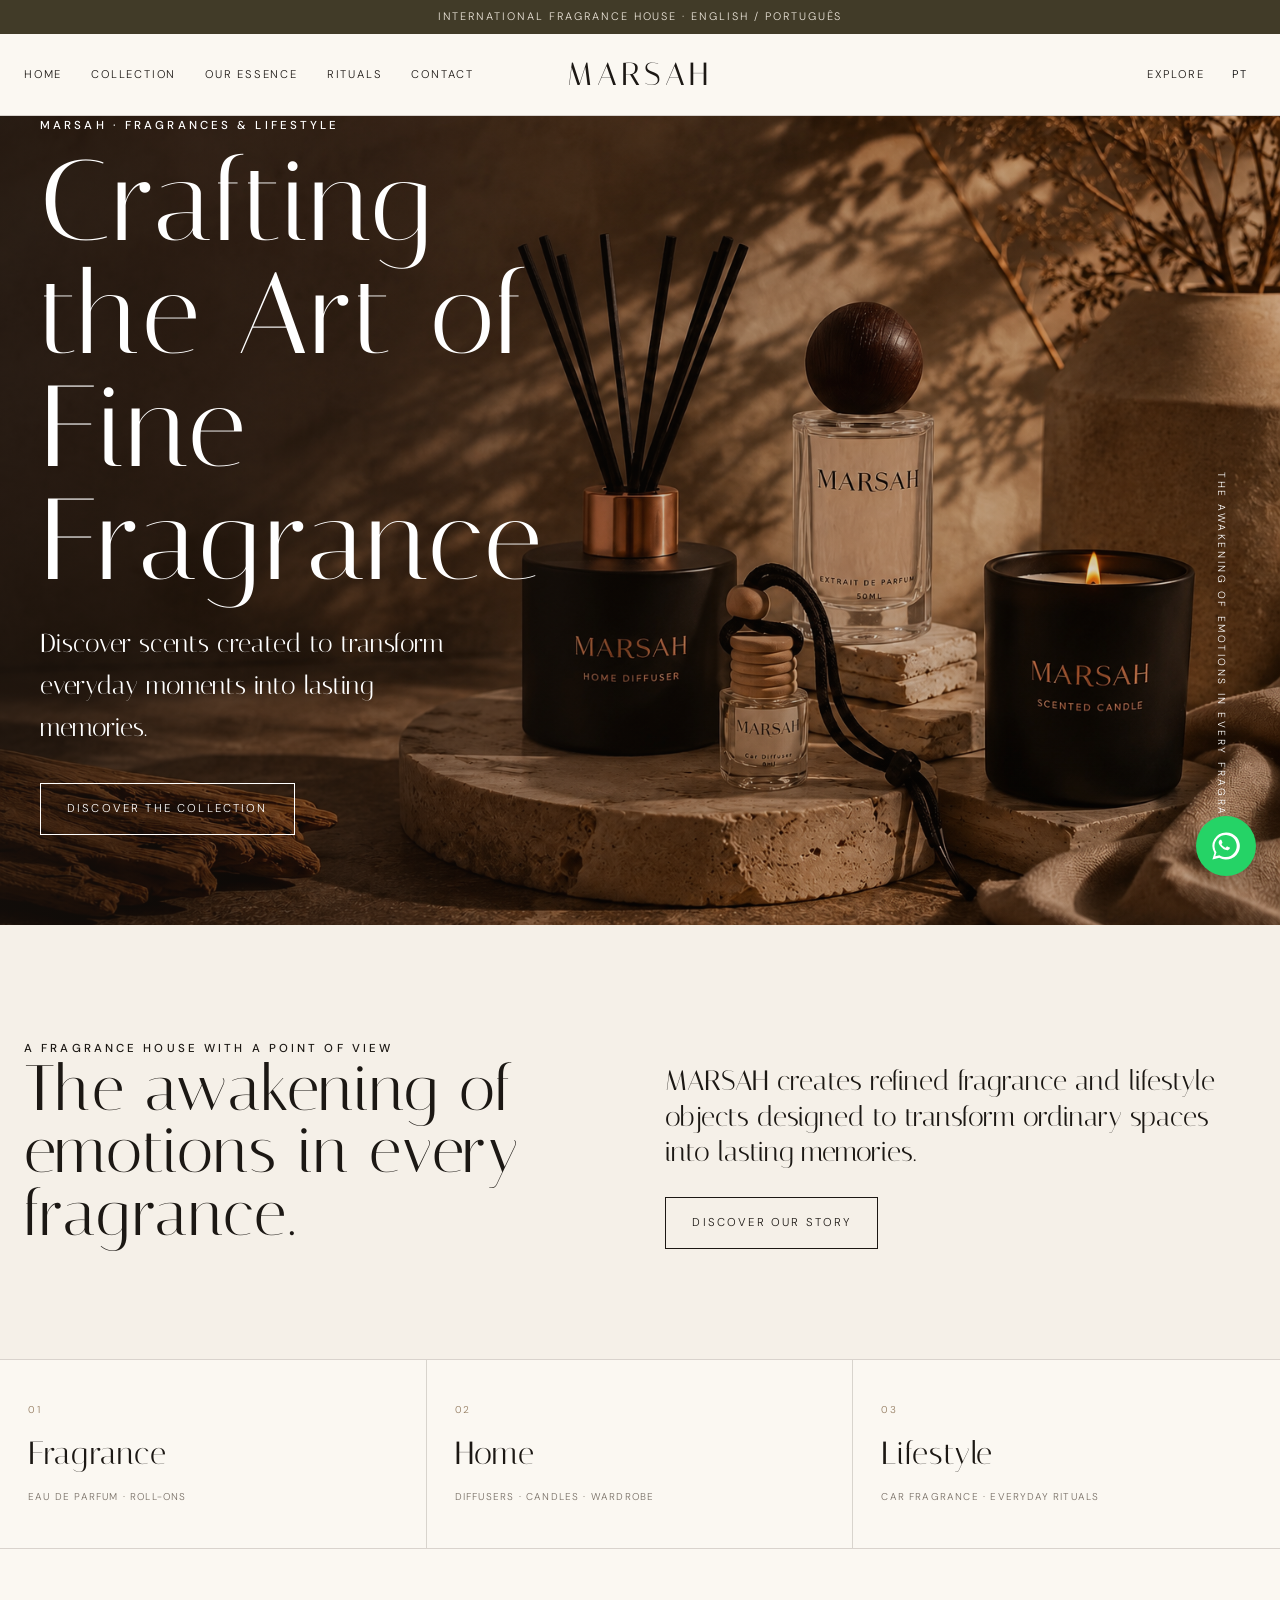
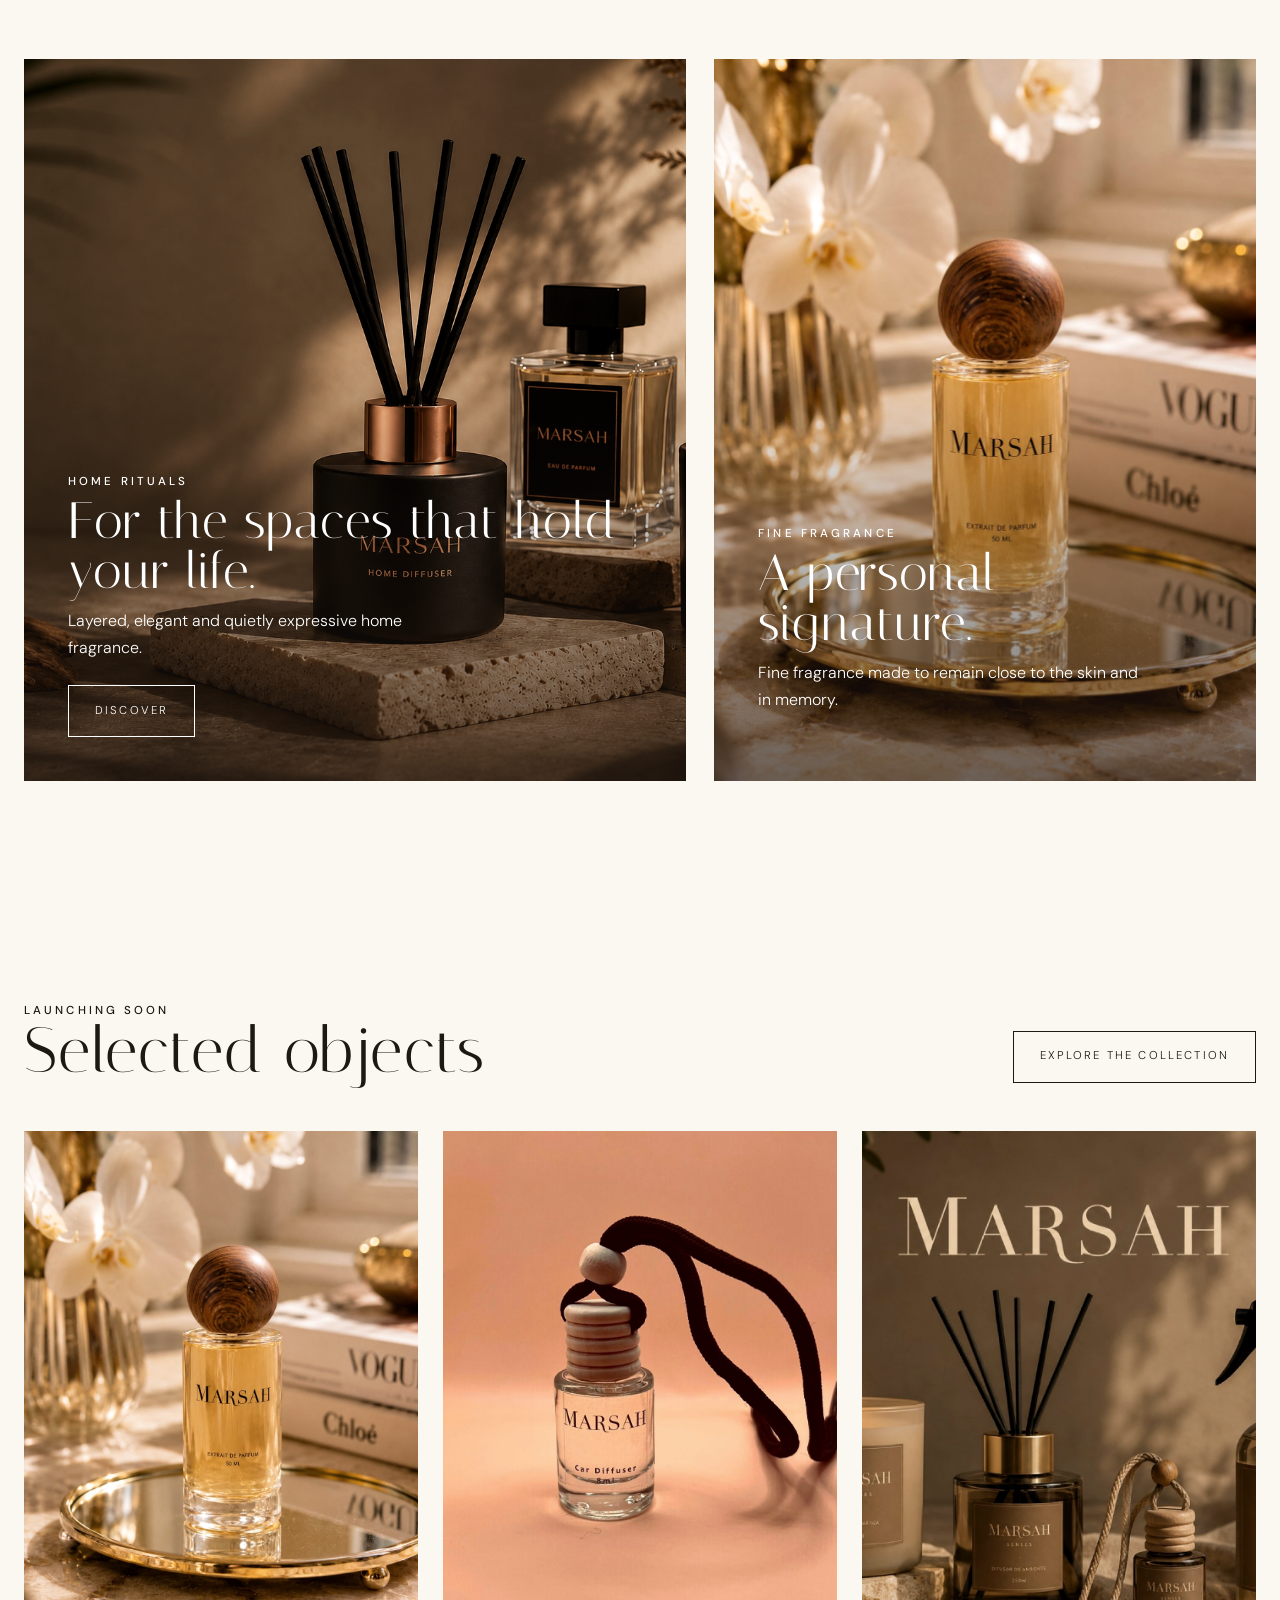
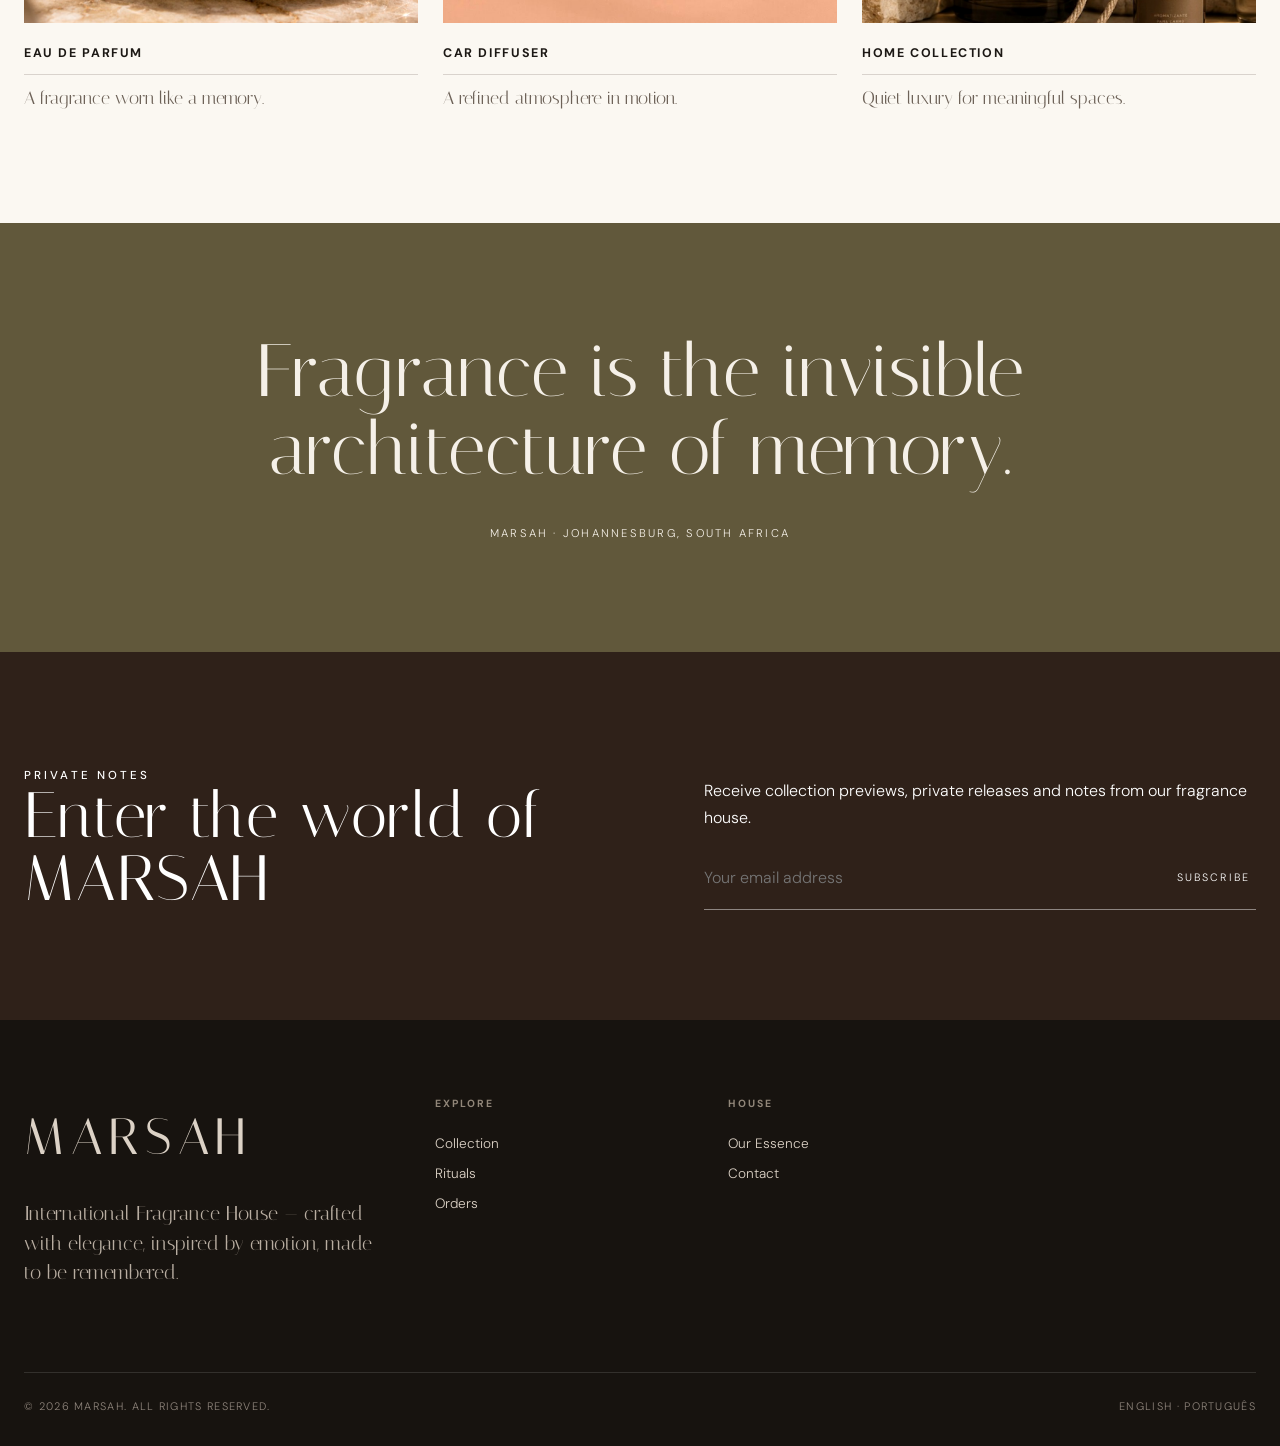
<file: index.html>
<!doctype html><html lang="en"><head><meta charset="utf-8"><meta name="viewport" content="width=device-width,initial-scale=1"><meta name="description" content="MARSAH — premium fragrance and lifestyle."><title>Home | MARSAH</title><link rel="stylesheet" href="assets/css/style.css"></head><body><div data-header></div><main><section class="hero"><div class="hero-media"><img src="assets/images/hero-warm.jpg" alt="MARSAH fragrance collection"></div><div class="container hero-content reveal"><div class="eyebrow">MARSAH · Fragrances & Lifestyle</div><h1 class="display" data-i18n="heroTitle">Crafting the Art of Fine Fragrance</h1><p data-i18n="heroLine">Discover scents created to transform everyday moments into lasting memories.</p><a class="btn btn-light" href="collection.html" data-i18n="explore">Discover the Collection</a></div><div class="hero-note" data-i18n="heroNote">The awakening of emotions in every fragrance</div></section><section class="section intro"><div class="container intro-grid"><div class="reveal"><div class="eyebrow" data-i18n="introKicker">A fragrance house with a point of view</div><h2 class="display" data-i18n="introTitle">The awakening of emotions in every fragrance.</h2></div><div class="reveal"><p class="intro-copy" data-i18n="introText">MARSAH creates refined fragrance and lifestyle objects designed to transform ordinary spaces into lasting memories.</p><a class="btn" href="essence.html" data-i18n="viewStory">Discover our story</a></div></div></section><section class="category-strip"><div class="categories collection-groups"><a class="category collection-group" href="collection.html#fragrance"><span class="category-index">01</span><strong data-i18n="groupFragrance">Fragrance</strong><small data-i18n="groupFragranceNote">Eau de Parfum · Roll-ons</small></a><a class="category collection-group" href="collection.html#home"><span class="category-index">02</span><strong data-i18n="groupHome">Home</strong><small data-i18n="groupHomeNote">Diffusers · Candles · Wardrobe</small></a><a class="category collection-group" href="collection.html#lifestyle"><span class="category-index">03</span><strong data-i18n="groupLifestyle">Lifestyle</strong><small data-i18n="groupLifestyleNote">Car fragrance · Everyday rituals</small></a></div></section><section class="section"><div class="container editorial-grid"><article class="editorial-card reveal"><img src="assets/images/hero-dark.jpg" alt="MARSAH home fragrance"><div class="editorial-overlay"><div><div class="eyebrow">Home Rituals</div><h3 class="display" data-i18n="homeTitle">For the spaces that hold your life.</h3><p data-i18n="homeText">Layered, elegant and quietly expressive home fragrance.</p><a class="btn btn-light" href="rituals.html">Discover</a></div></div></article><article class="editorial-card small reveal"><img src="assets/images/product-perfume.jpg" alt="MARSAH perfume"><div class="editorial-overlay"><div><div class="eyebrow">Fine Fragrance</div><h3 class="display" data-i18n="selfTitle">A personal signature.</h3><p data-i18n="selfText">Fine fragrance made to remain close to the skin and in memory.</p></div></div></article></div></section><section class="section"><div class="container"><div class="featured-head reveal"><div><div class="eyebrow" data-i18n="launching">Launching Soon</div><h2 class="display" data-i18n="featured">Selected objects</h2></div><a class="btn" href="collection.html" data-i18n="viewAll">Explore the Collection</a></div><div class="product-grid"><article class="product-card reveal"><div class="product-image"><img src="assets/images/product-perfume.jpg" alt="Eau de Parfum"></div><div class="product-meta"><h3>Eau de Parfum</h3></div><div class="product-note">A fragrance worn like a memory.</div></article><article class="product-card reveal"><div class="product-image"><img src="assets/images/product-car-diffuser.jpg" alt="Car Diffuser"></div><div class="product-meta"><h3>Car Diffuser</h3></div><div class="product-note">A refined atmosphere in motion.</div></article><article class="product-card reveal"><div class="product-image"><img src="assets/images/lifestyle-room.jpg" alt="Home collection"></div><div class="product-meta"><h3>Home Collection</h3></div><div class="product-note">Quiet luxury for meaningful spaces.</div></article></div></div></section><section class="section manifesto"><div class="container reveal"><blockquote data-i18n="manifesto">Fragrance is the invisible architecture of memory.</blockquote><p>MARSAH · Johannesburg, South Africa</p></div></section><section class="section newsletter"><div class="container newsletter-grid"><div><div class="eyebrow">Private notes</div><h2 class="display" data-i18n="joinTitle">Enter the world of MARSAH</h2></div><div><p data-i18n="joinText">Receive collection previews, private releases and notes from our fragrance house.</p><form data-newsletter><input type="email" required data-i18n-placeholder="email" placeholder="Your email address"><button data-i18n="subscribe">Subscribe</button><div class="status"></div></form></div></div></section></main><div data-footer></div><script src="assets/js/layout.js"></script><script src="assets/js/main.js"></script></body></html>
</file>
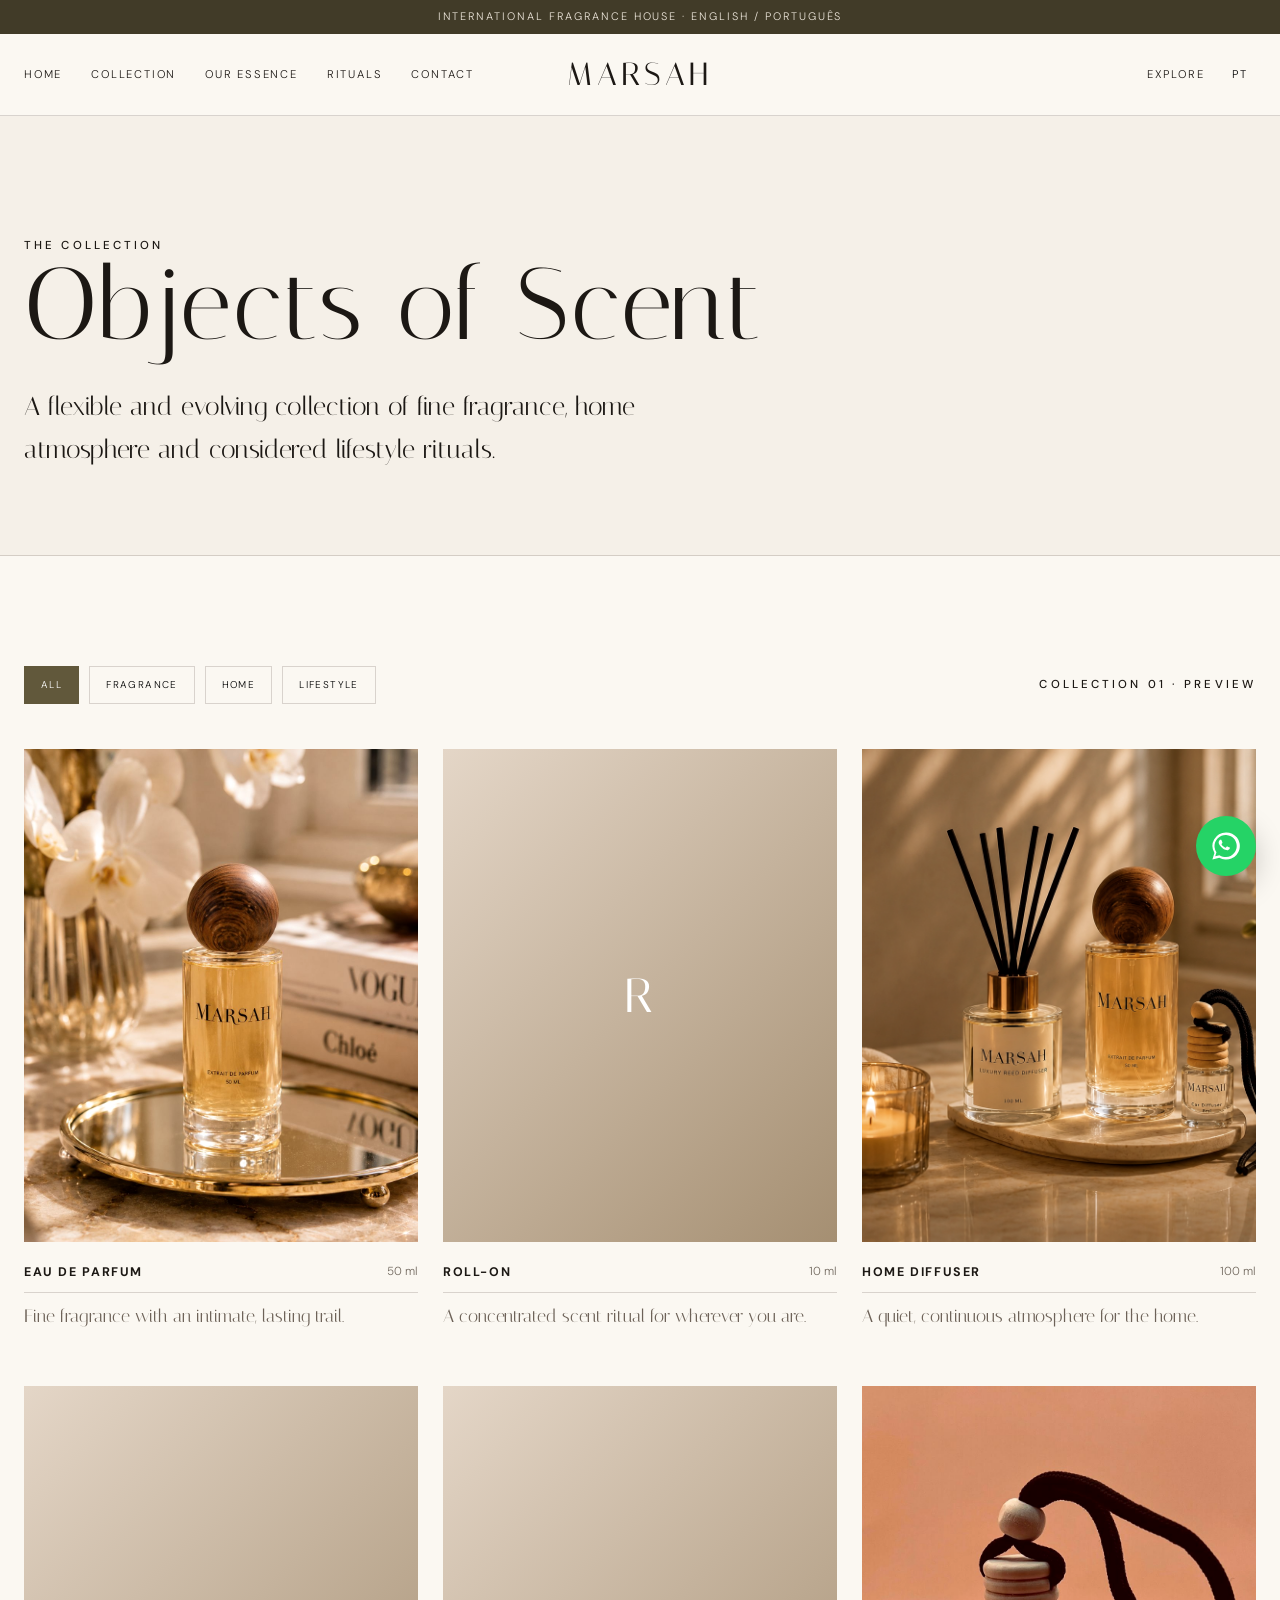
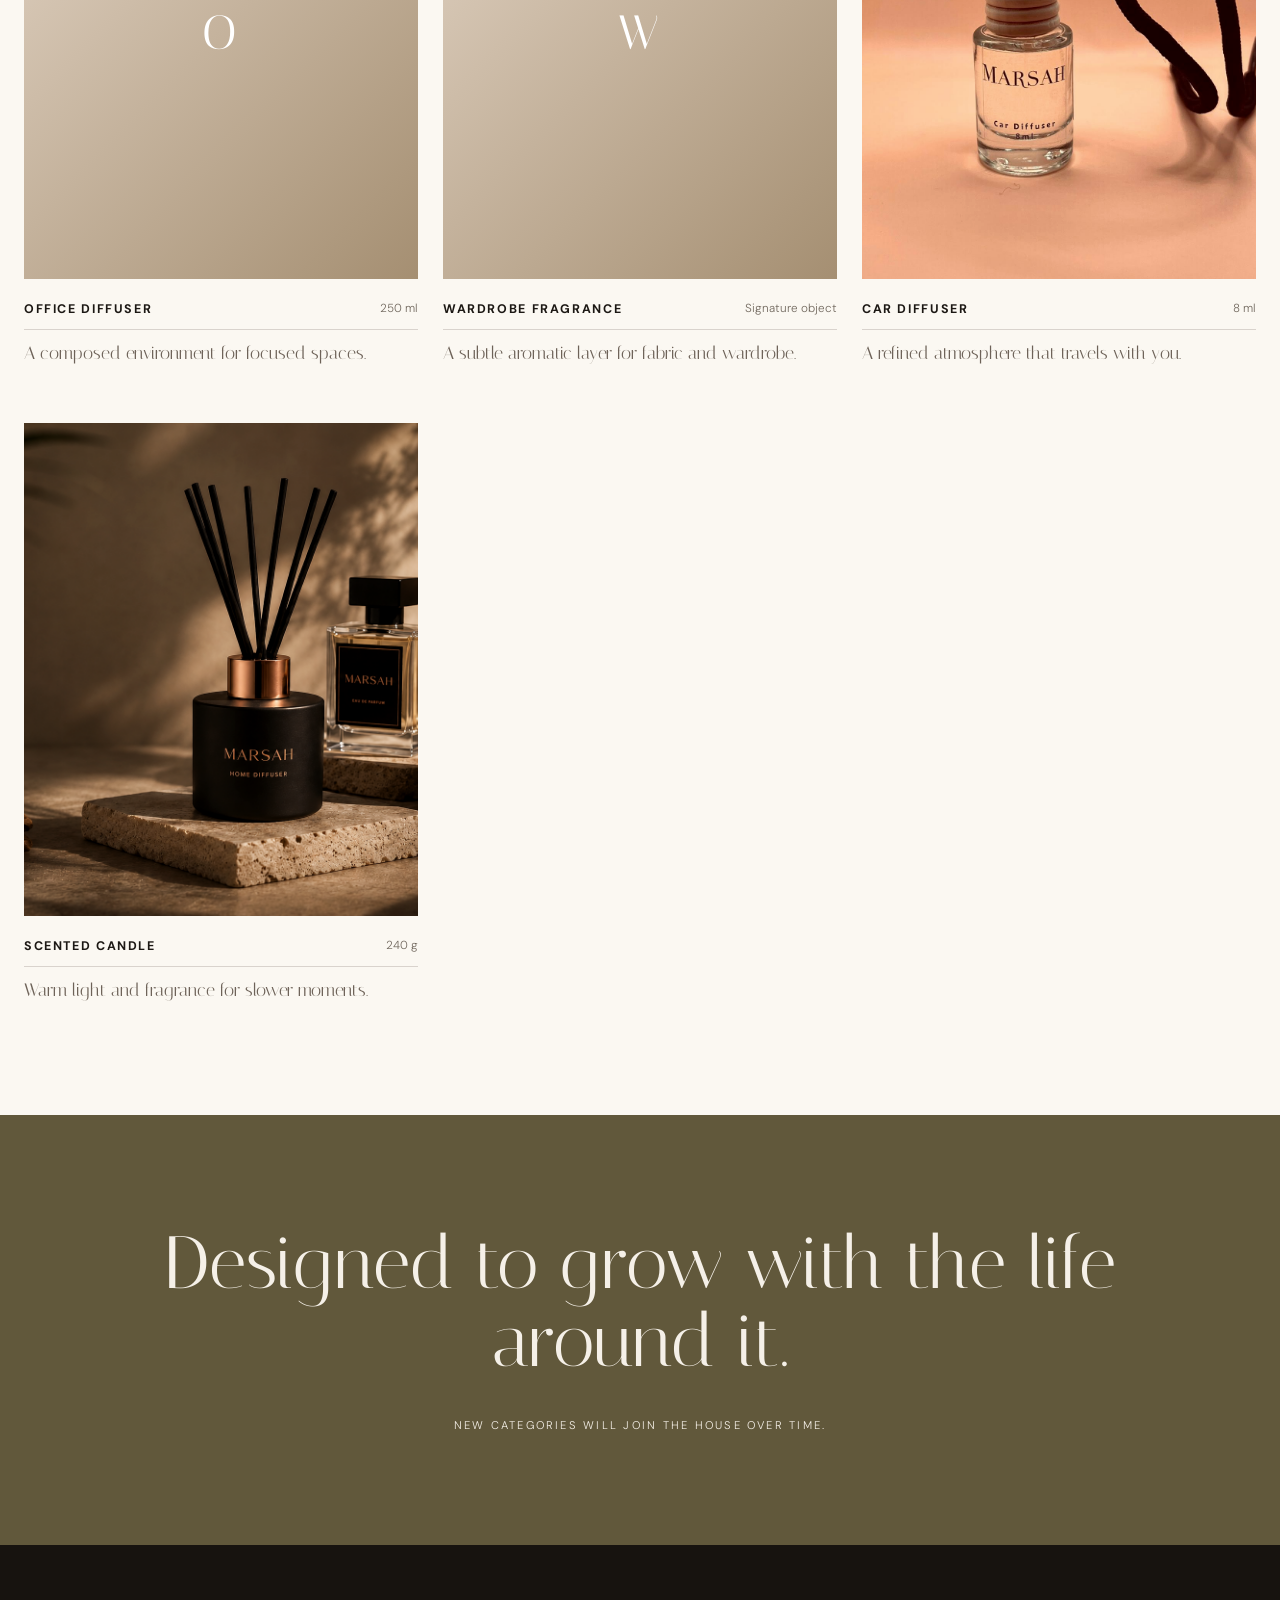
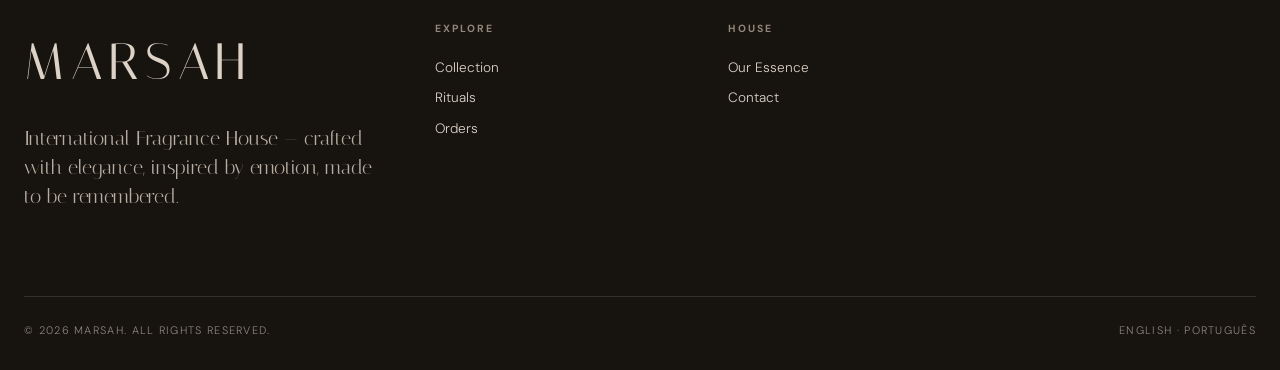
<file: collection.html>
<!doctype html><html lang="en"><head><meta charset="utf-8"><meta name="viewport" content="width=device-width,initial-scale=1"><meta name="description" content="MARSAH — premium fragrance and lifestyle."><title>Collection | MARSAH</title><link rel="stylesheet" href="assets/css/style.css"></head><body><div data-header></div><main><section class="page-hero"><div class="container reveal"><div class="eyebrow">The Collection</div><h1 class="display">Objects of Scent</h1><p class="lead">A flexible and evolving collection of fine fragrance, home atmosphere and considered lifestyle rituals.</p></div></section><section class="section"><div class="container"><div class="collection-toolbar"><div class="filters"><button class="filter active" data-filter="all" data-i18n="filterAll">All</button><button class="filter" data-filter="fragrance" data-i18n="groupFragrance">Fragrance</button><button class="filter" data-filter="home" data-i18n="groupHome">Home</button><button class="filter" data-filter="lifestyle" data-i18n="groupLifestyle">Lifestyle</button></div><div class="eyebrow">Collection 01 · Preview</div></div><div class="collection-grid"><article id="fragrance" class="collection-item product-card reveal" data-category="fragrance"><div class="product-image"><img src="assets/images/product-perfume.jpg" alt="Eau de Parfum"></div><div class="product-meta"><h3>Eau de Parfum</h3><span>50 ml</span></div><div class="product-note">Fine fragrance with an intimate, lasting trail.</div></article><article class="collection-item product-card reveal" data-category="fragrance"><div class="placeholder">R</div><div class="product-meta"><h3>Roll-on</h3><span>10 ml</span></div><div class="product-note">A concentrated scent ritual for wherever you are.</div></article><article id="home" class="collection-item product-card reveal" data-category="home"><div class="product-image"><img src="assets/images/hero-golden.jpg" alt="Home diffuser"></div><div class="product-meta"><h3>Home Diffuser</h3><span>100 ml</span></div><div class="product-note">A quiet, continuous atmosphere for the home.</div></article><article class="collection-item product-card reveal" data-category="home"><div class="placeholder">O</div><div class="product-meta"><h3>Office Diffuser</h3><span>250 ml</span></div><div class="product-note">A composed environment for focused spaces.</div></article><article class="collection-item product-card reveal" data-category="home"><div class="placeholder">W</div><div class="product-meta"><h3>Wardrobe Fragrance</h3><span>Signature object</span></div><div class="product-note">A subtle aromatic layer for fabric and wardrobe.</div></article><article id="lifestyle" class="collection-item product-card reveal" data-category="lifestyle"><div class="product-image"><img src="assets/images/product-car-diffuser.jpg" alt="Car diffuser"></div><div class="product-meta"><h3>Car Diffuser</h3><span>8 ml</span></div><div class="product-note">A refined atmosphere that travels with you.</div></article><article class="collection-item product-card reveal" data-category="home"><div class="product-image"><img src="assets/images/hero-dark.jpg" alt="Scented candle"></div><div class="product-meta"><h3>Scented Candle</h3><span>240 g</span></div><div class="product-note">Warm light and fragrance for slower moments.</div></article></div></div></section><section class="section manifesto"><div class="container reveal"><blockquote>Designed to grow with the life around it.</blockquote><p>New categories will join the house over time.</p></div></section></main><div data-footer></div><script src="assets/js/layout.js"></script><script src="assets/js/main.js"></script></body></html>
</file>
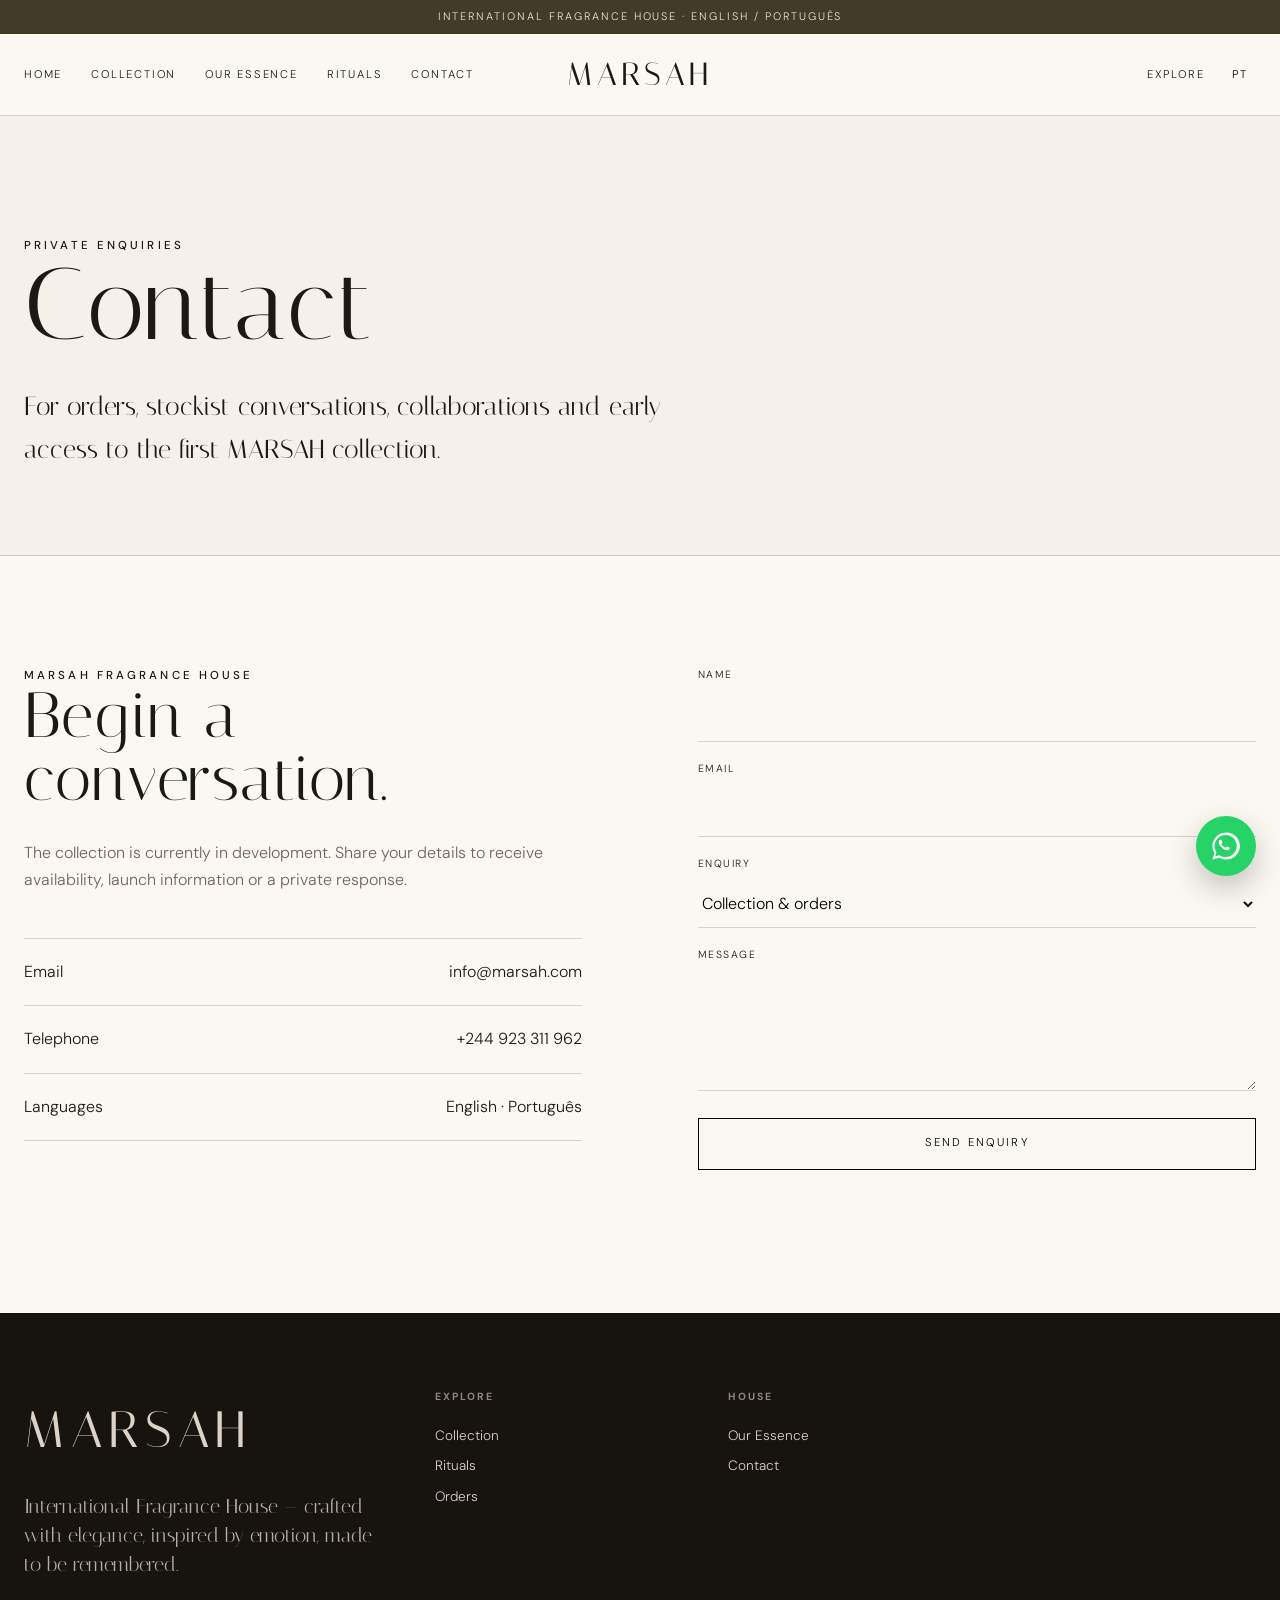
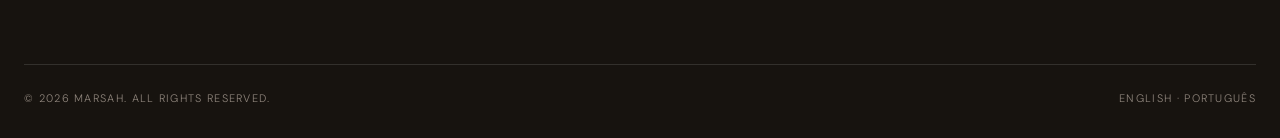
<file: contact.html>
<!doctype html><html lang="en"><head><meta charset="utf-8"><meta name="viewport" content="width=device-width,initial-scale=1"><meta name="description" content="MARSAH — premium fragrance and lifestyle."><title>Contact | MARSAH</title><link rel="stylesheet" href="assets/css/style.css"></head><body><div data-header></div><main><section class="page-hero"><div class="container reveal"><div class="eyebrow">Private enquiries</div><h1 class="display">Contact</h1><p class="lead">For orders, stockist conversations, collaborations and early access to the first MARSAH collection.</p></div></section><section class="section"><div class="container contact-grid"><div class="contact-info reveal"><div class="eyebrow">MARSAH Fragrance House</div><h2 class="display">Begin a conversation.</h2><p class="muted">The collection is currently in development. Share your details to receive availability, launch information or a private response.</p><div class="contact-list"><div class="contact-row"><span>Email</span><span>info@marsah.com</span></div><div class="contact-row"><span>Telephone</span><span>+244 923 311 962</span></div><div class="contact-row"><span>Languages</span><span>English · Português</span></div></div></div><form class="contact-form reveal" data-contact><div class="field"><label>Name</label><input required type="text"></div><div class="field"><label>Email</label><input required type="email"></div><div class="field"><label>Enquiry</label><select><option>Collection & orders</option><option>Stockist enquiry</option><option>Press & collaboration</option><option>General enquiry</option></select></div><div class="field"><label>Message</label><textarea required></textarea></div><button class="btn" type="submit">Send enquiry</button><div class="status"></div></form></div></section></main><div data-footer></div><script src="assets/js/layout.js"></script><script src="assets/js/main.js"></script></body></html>
</file>
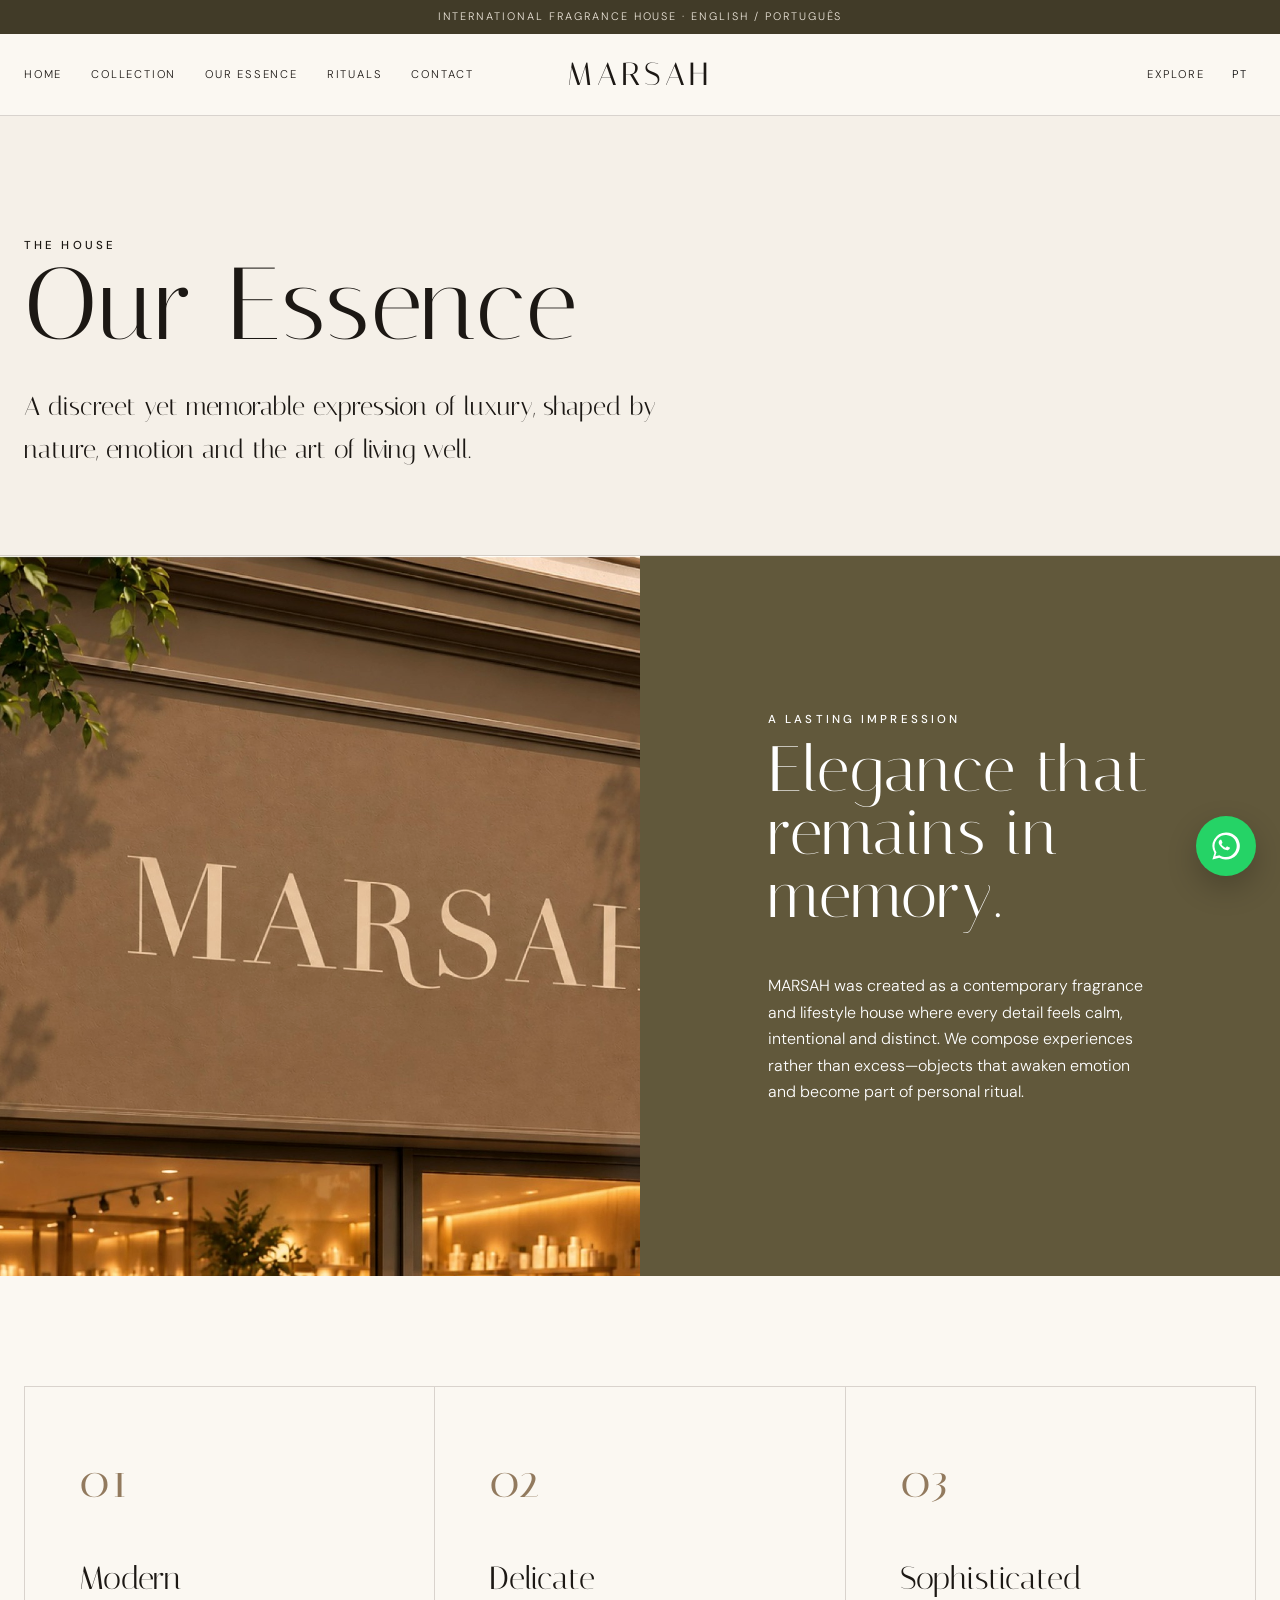
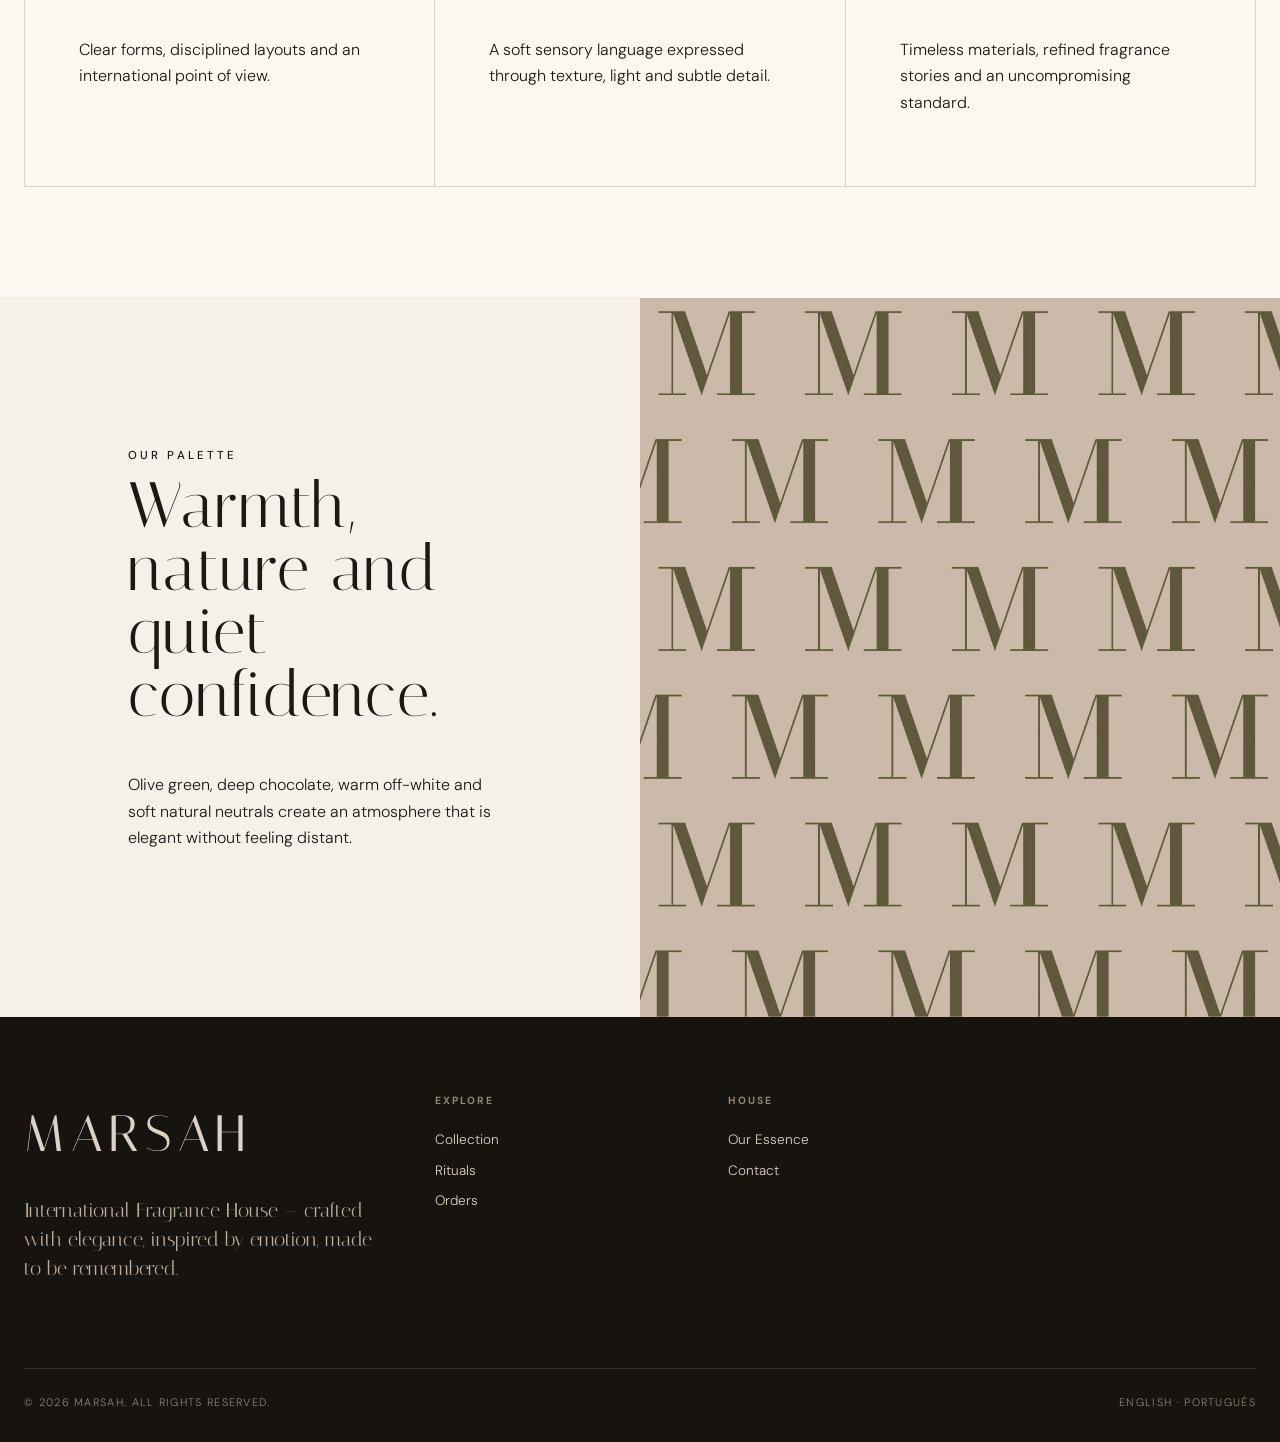
<file: essence.html>
<!doctype html><html lang="en"><head><meta charset="utf-8"><meta name="viewport" content="width=device-width,initial-scale=1"><meta name="description" content="MARSAH — premium fragrance and lifestyle."><title>Our Essence | MARSAH</title><link rel="stylesheet" href="assets/css/style.css"></head><body><div data-header></div><main><section class="page-hero"><div class="container reveal"><div class="eyebrow">The House</div><h1 class="display">Our Essence</h1><p class="lead">A discreet yet memorable expression of luxury, shaped by nature, emotion and the art of living well.</p></div></section><section class="split"><div class="split-media"><img src="assets/images/storefront.jpg" alt="MARSAH fragrance house"></div><div class="split-copy"><div class="eyebrow">A lasting impression</div><h2 class="display">Elegance that remains in memory.</h2><p>MARSAH was created as a contemporary fragrance and lifestyle house where every detail feels calm, intentional and distinct. We compose experiences rather than excess—objects that awaken emotion and become part of personal ritual.</p></div></section><section class="section"><div class="container"><div class="values"><article class="value reveal"><div class="num">01</div><h3>Modern</h3><p>Clear forms, disciplined layouts and an international point of view.</p></article><article class="value reveal"><div class="num">02</div><h3>Delicate</h3><p>A soft sensory language expressed through texture, light and subtle detail.</p></article><article class="value reveal"><div class="num">03</div><h3>Sophisticated</h3><p>Timeless materials, refined fragrance stories and an uncompromising standard.</p></article></div></div></section><section class="split"><div class="split-copy light"><div class="eyebrow">Our palette</div><h2 class="display">Warmth, nature and quiet confidence.</h2><p>Olive green, deep chocolate, warm off-white and soft natural neutrals create an atmosphere that is elegant without feeling distant.</p></div><div class="split-media"><img src="assets/images/pattern.jpg" alt="MARSAH visual identity pattern"></div></section></main><div data-footer></div><script src="assets/js/layout.js"></script><script src="assets/js/main.js"></script></body></html>
</file>
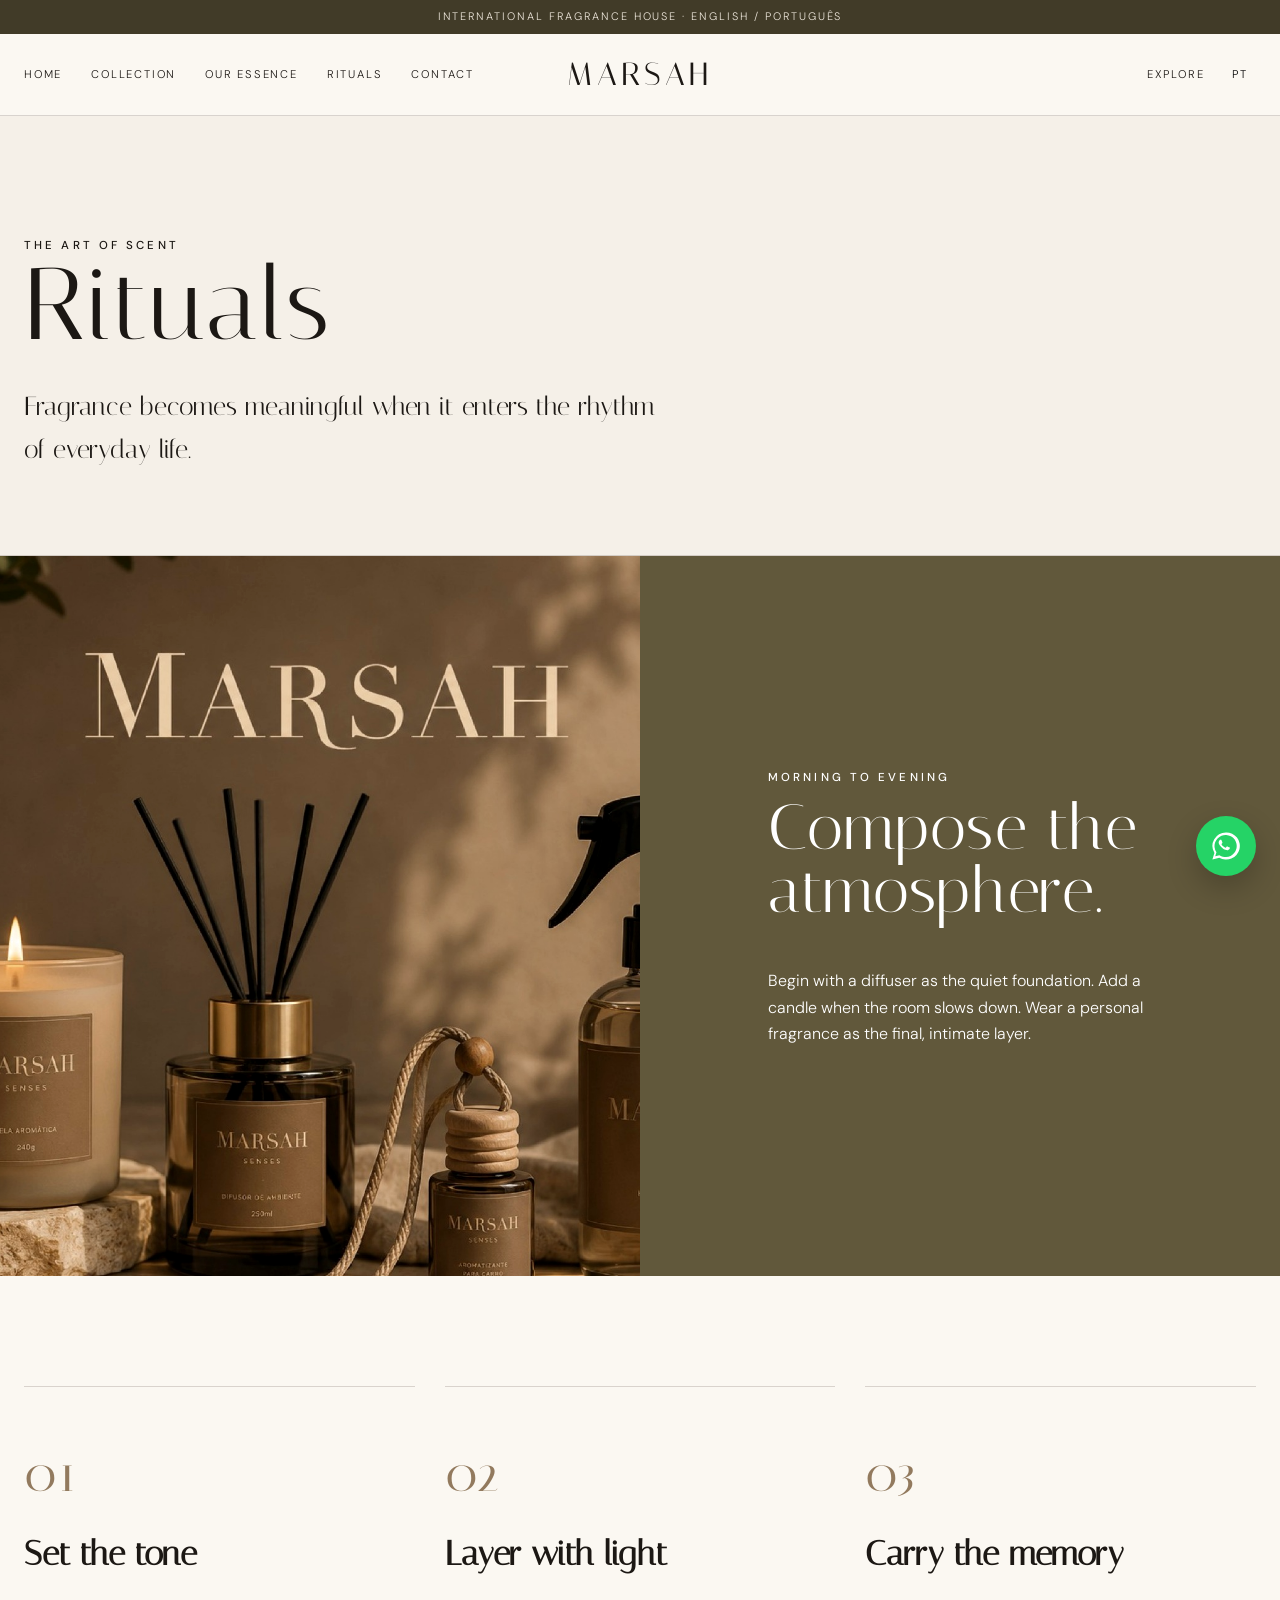
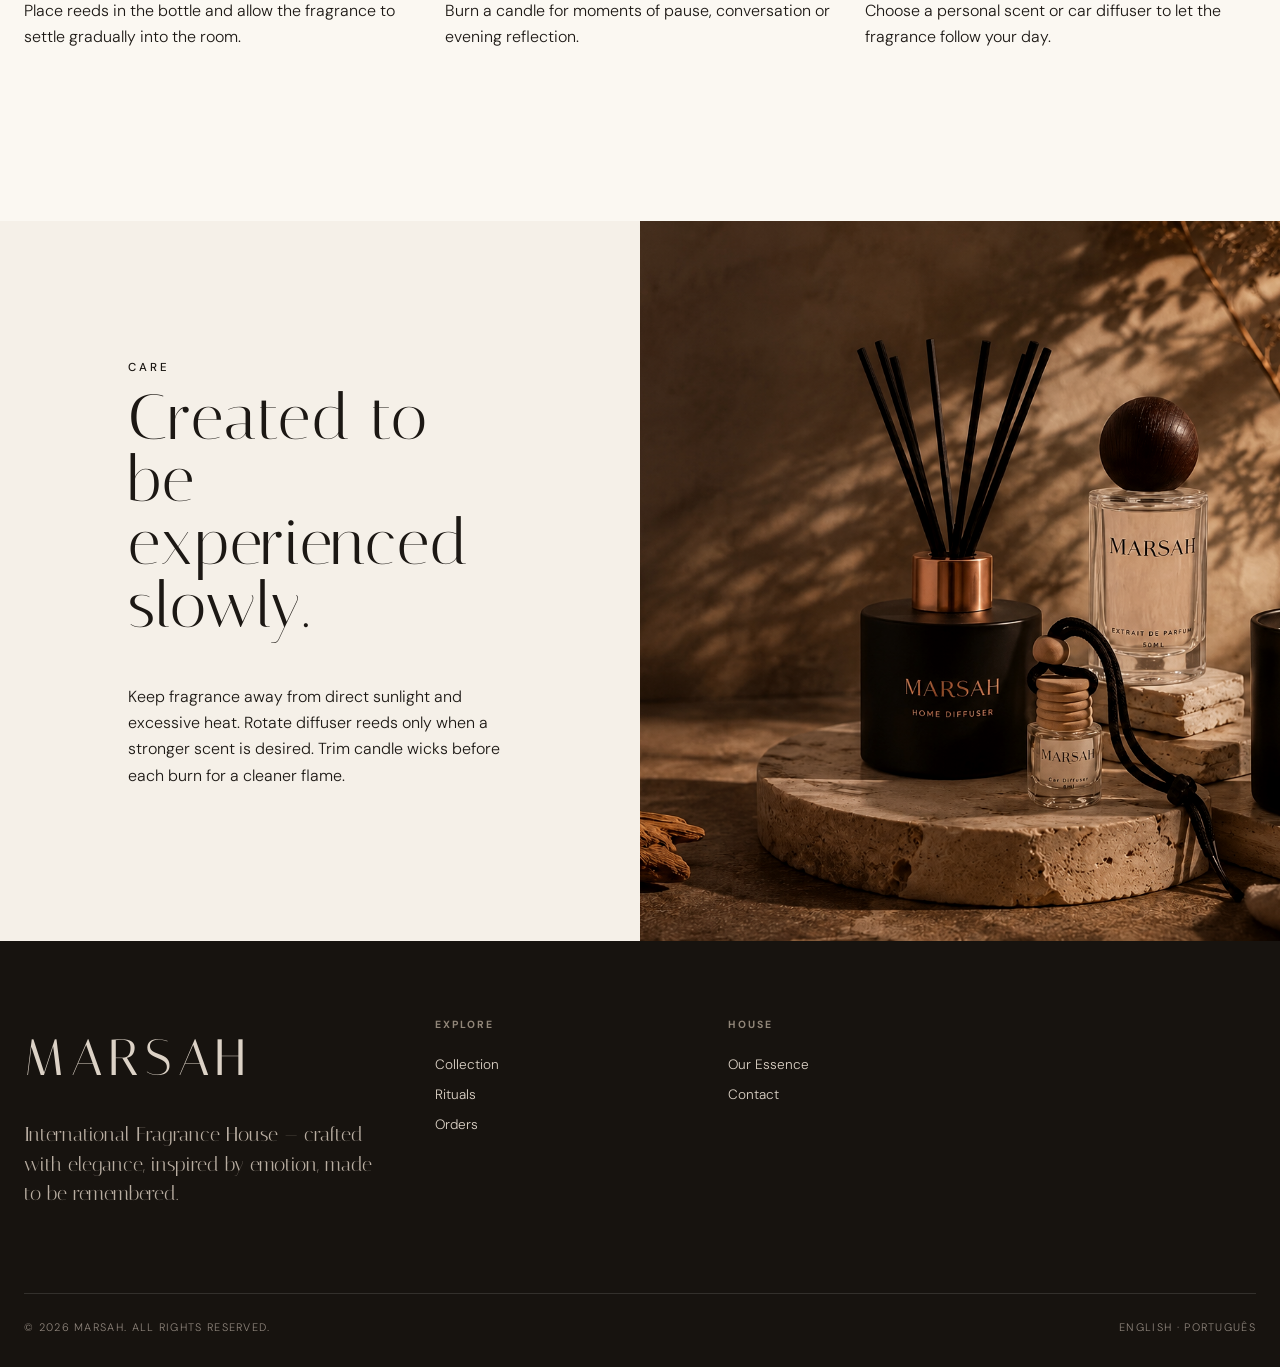
<file: rituals.html>
<!doctype html><html lang="en"><head><meta charset="utf-8"><meta name="viewport" content="width=device-width,initial-scale=1"><meta name="description" content="MARSAH — premium fragrance and lifestyle."><title>Rituals | MARSAH</title><link rel="stylesheet" href="assets/css/style.css"></head><body><div data-header></div><main><section class="page-hero"><div class="container reveal"><div class="eyebrow">The Art of Scent</div><h1 class="display">Rituals</h1><p class="lead">Fragrance becomes meaningful when it enters the rhythm of everyday life.</p></div></section><section class="split"><div class="split-media"><img src="assets/images/lifestyle-room.jpg" alt="MARSAH home ritual"></div><div class="split-copy"><div class="eyebrow">Morning to evening</div><h2 class="display">Compose the atmosphere.</h2><p>Begin with a diffuser as the quiet foundation. Add a candle when the room slows down. Wear a personal fragrance as the final, intimate layer.</p></div></section><section class="section"><div class="container"><div class="ritual-steps"><article class="ritual-step reveal"><span>01</span><h3>Set the tone</h3><p>Place reeds in the bottle and allow the fragrance to settle gradually into the room.</p></article><article class="ritual-step reveal"><span>02</span><h3>Layer with light</h3><p>Burn a candle for moments of pause, conversation or evening reflection.</p></article><article class="ritual-step reveal"><span>03</span><h3>Carry the memory</h3><p>Choose a personal scent or car diffuser to let the fragrance follow your day.</p></article></div></div></section><section class="split"><div class="split-copy light"><div class="eyebrow">Care</div><h2 class="display">Created to be experienced slowly.</h2><p>Keep fragrance away from direct sunlight and excessive heat. Rotate diffuser reeds only when a stronger scent is desired. Trim candle wicks before each burn for a cleaner flame.</p></div><div class="split-media"><img src="assets/images/hero-warm.jpg" alt="MARSAH fragrance styling"></div></section></main><div data-footer></div><script src="assets/js/layout.js"></script><script src="assets/js/main.js"></script></body></html>
</file>
<file: assets/css/style.css>
@import url('https://fonts.googleapis.com/css2?family=DM+Sans:wght@300;400;500;600&family=Italiana&display=swap');
:root{--olive:#61583b;--olive-dark:#413b28;--taupe:#927a5e;--sand:#cab8a4;--ivory:#f5f0e8;--paper:#fbf8f2;--brown:#2f2119;--ink:#1c1814;--line:rgba(47,33,25,.17);--serif:'Italiana','Times New Roman',serif;--sans:'DM Sans',Arial,sans-serif}
*{box-sizing:border-box}html{scroll-behavior:smooth}body{margin:0;background:var(--paper);color:var(--ink);font-family:var(--sans);font-weight:300;line-height:1.65}body.menu-open{overflow:hidden}img{display:block;width:100%;height:auto}a{color:inherit;text-decoration:none}button,input,textarea,select{font:inherit}.container{width:min(1240px,calc(100% - 48px));margin:auto}.eyebrow{font-size:.72rem;letter-spacing:.27em;text-transform:uppercase;font-weight:500}.display{font-family:var(--serif);font-weight:400;letter-spacing:.02em;line-height:.98}.section{padding:110px 0}.section-sm{padding:70px 0}.muted{color:#6e665d}.btn{display:inline-flex;align-items:center;justify-content:center;gap:12px;min-height:52px;padding:0 26px;border:1px solid currentColor;text-transform:uppercase;letter-spacing:.19em;font-size:.71rem;transition:.3s;background:transparent;cursor:pointer}.btn:hover{background:var(--olive);border-color:var(--olive);color:white}.btn-light{color:white}.btn-light:hover{background:white;border-color:white;color:var(--brown)}
.announcement{height:34px;background:var(--olive-dark);color:#eee7dc;display:flex;align-items:center;justify-content:center;font-size:.68rem;letter-spacing:.18em;text-transform:uppercase}.site-header{height:82px;position:sticky;top:0;z-index:50;background:rgba(251,248,242,.92);backdrop-filter:blur(14px);border-bottom:1px solid var(--line)}.nav{height:100%;display:grid;grid-template-columns:1fr auto 1fr;align-items:center}.nav-links{display:flex;gap:29px;align-items:center}.nav-links a,.nav-actions button,.nav-actions a{font-size:.7rem;letter-spacing:.16em;text-transform:uppercase}.nav-logo{font-family:var(--serif);font-size:2rem;letter-spacing:.14em}.nav-actions{display:flex;justify-content:flex-end;gap:20px;align-items:center}.lang-btn{border:0;background:transparent;cursor:pointer;padding:8px}.menu-btn{display:none;border:0;background:transparent;width:42px;height:42px;padding:10px}.menu-btn span{display:block;height:1px;background:currentColor;margin:6px 0}
.hero{min-height:calc(100vh - 116px);position:relative;display:grid;align-items:end;color:white;overflow:hidden}.hero-media{position:absolute;inset:0}.hero-media img{height:100%;object-fit:cover}.hero-media:after{content:'';position:absolute;inset:0;background:linear-gradient(90deg,rgba(25,18,13,.69) 0%,rgba(25,18,13,.24) 48%,rgba(25,18,13,.13) 100%)}
.hero-content{
    position:relative;
    z-index:2;
    padding:0 0 10vh;

    max-width:500px;     /* was 650px */
    margin-left:40px;    /* slight shift, still aligned with site */
}

.hero h1{font-size:clamp(4.2rem,9vw,8.6rem);margin:10px 0 25px}.hero p{font-family:var(--serif);font-size:clamp(1.25rem,2vw,1.8rem);max-width:440px;margin:0 0 35px}.hero-note{position:absolute;right:4vw;bottom:9vh;z-index:2;writing-mode:vertical-rl;font-size:.64rem;letter-spacing:.25em;text-transform:uppercase}
.intro{background:var(--ivory)}.intro-grid{display:grid;grid-template-columns:1fr 1.15fr;gap:10vw;align-items:center}.intro h2{font-size:clamp(3rem,5vw,5.5rem);margin:0}.intro-copy{font-family:var(--serif);font-size:clamp(1.45rem,2.2vw,2.2rem);line-height:1.25}.signature{margin-top:35px;font-size:.7rem;letter-spacing:.2em;text-transform:uppercase}
.category-strip{border-top:1px solid var(--line);border-bottom:1px solid var(--line)}.categories{display:grid;grid-template-columns:repeat(3,1fr)}.category{padding:42px 28px;text-align:left;border-right:1px solid var(--line);font-size:.64rem;letter-spacing:.15em;text-transform:uppercase}.category:last-child{border-right:0}.category:hover{background:var(--olive);color:white}.collection-group{display:flex;flex-direction:column;gap:9px;min-height:160px;justify-content:center}.collection-group strong{font-family:var(--serif);font-size:2rem;font-weight:400;letter-spacing:.02em;text-transform:none}.collection-group small{font-size:.62rem;letter-spacing:.12em;color:#766d64}.collection-group:hover small{color:rgba(255,255,255,.75)}.category-index{font-size:.62rem;color:var(--taupe)}
.editorial-grid{display:grid;grid-template-columns:1.1fr .9fr;gap:28px}.editorial-card{position:relative;overflow:hidden;min-height:680px}.editorial-card.small{min-height:520px}.editorial-card img{height:100%;object-fit:cover;transition:transform .8s}.editorial-card:hover img{transform:scale(1.025)}.editorial-overlay{position:absolute;inset:0;background:linear-gradient(0deg,rgba(29,20,14,.65),transparent 60%);display:flex;align-items:flex-end;padding:44px;color:white}.editorial-overlay h3{font-size:clamp(2.4rem,4vw,4.6rem);margin:5px 0 12px}.editorial-overlay p{max-width:390px;margin:0 0 24px}
.featured-head{display:flex;justify-content:space-between;align-items:end;margin-bottom:48px}.featured-head h2{font-size:clamp(2.8rem,5vw,5rem);margin:0}.product-grid{display:grid;grid-template-columns:repeat(3,1fr);gap:25px}.product-card{group:true}.product-image{aspect-ratio:4/5;overflow:hidden;background:#e9dfd2}.product-image img{height:100%;object-fit:cover;transition:.7s;filter:saturate(.88) contrast(1.03);object-position:center}.editorial-card img,.split-media img{filter:saturate(.9) contrast(1.03)}.product-card:hover .product-image img{transform:scale(1.035)}.product-meta{padding:20px 0 10px;display:flex;justify-content:space-between;gap:15px;border-bottom:1px solid var(--line)}.product-meta h3{font-size:.78rem;letter-spacing:.13em;text-transform:uppercase;margin:0}.product-meta span{font-size:.73rem;color:#70675d}.product-note{font-family:var(--serif);font-size:1.1rem;color:#6d6258;margin-top:9px}
.manifesto{background:var(--olive);color:var(--ivory);text-align:center}.manifesto blockquote{font-family:var(--serif);font-size:clamp(2.5rem,5.8vw,6.5rem);line-height:1.05;max-width:1050px;margin:0 auto}.manifesto p{margin:35px 0 0;letter-spacing:.2em;text-transform:uppercase;font-size:.7rem}
.newsletter{background:var(--brown);color:white}.newsletter-grid{display:grid;grid-template-columns:1fr 1fr;gap:10vw;align-items:end}.newsletter h2{font-size:clamp(3rem,5vw,5rem);margin:0}.newsletter form{display:flex;border-bottom:1px solid rgba(255,255,255,.45)}.newsletter input{flex:1;background:none;border:0;padding:18px 0;color:white;outline:0}.newsletter button{border:0;background:none;color:white;text-transform:uppercase;font-size:.67rem;letter-spacing:.2em;cursor:pointer}
.page-hero{padding:120px 0 85px;background:var(--ivory);border-bottom:1px solid var(--line)}.page-hero h1{font-size:clamp(4rem,8vw,8rem);margin:0}.page-hero .lead{font-family:var(--serif);font-size:1.6rem;max-width:650px;margin:30px 0 0}.split{display:grid;grid-template-columns:1fr 1fr;min-height:720px}.split-media img{height:100%;object-fit:cover}.split-copy{padding:10vw;display:flex;flex-direction:column;justify-content:center;background:var(--olive);color:white}.split-copy.light{background:var(--ivory);color:var(--ink)}.split-copy h2{font-size:clamp(3rem,5vw,5.7rem);margin:10px 0 30px}.split-copy p{max-width:530px}.values{display:grid;grid-template-columns:repeat(3,1fr);border-top:1px solid var(--line);border-left:1px solid var(--line)}.value{padding:54px;border-right:1px solid var(--line);border-bottom:1px solid var(--line)}.value .num{font-family:var(--serif);font-size:3rem;color:var(--taupe)}.value h3{font-family:var(--serif);font-size:2rem;font-weight:400}
.collection-toolbar{display:flex;justify-content:space-between;align-items:center;margin-bottom:45px}.filters{display:flex;gap:10px;flex-wrap:wrap}.filter{border:1px solid var(--line);background:transparent;padding:10px 16px;text-transform:uppercase;font-size:.62rem;letter-spacing:.14em;cursor:pointer}.filter.active,.filter:hover{background:var(--olive);color:white;border-color:var(--olive)}.collection-grid{display:grid;grid-template-columns:repeat(3,1fr);gap:55px 25px}.collection-item.hidden{display:none}.placeholder{aspect-ratio:4/5;background:linear-gradient(135deg,#e4d6c7,#a58f72);display:flex;align-items:center;justify-content:center;color:white;font-family:var(--serif);font-size:3rem;letter-spacing:.05em}
.ritual-steps{display:grid;grid-template-columns:repeat(3,1fr);gap:30px}.ritual-step{padding:45px 0;border-top:1px solid var(--line)}.ritual-step span{font-family:var(--serif);font-size:3.2rem;color:var(--taupe)}.ritual-step h3{font-family:var(--serif);font-size:2.1rem;margin:10px 0}.contact-grid{display:grid;grid-template-columns:1fr 1fr;gap:9vw}.contact-form{display:grid;gap:18px}.field label{display:block;font-size:.65rem;letter-spacing:.15em;text-transform:uppercase;margin-bottom:8px}.field input,.field textarea,.field select{width:100%;background:transparent;border:0;border-bottom:1px solid var(--line);padding:12px 0;outline:0}.field textarea{min-height:120px;resize:vertical}.contact-info h2{font-size:clamp(3rem,5vw,5rem);margin:0 0 30px}.contact-list{margin-top:45px;border-top:1px solid var(--line)}.contact-row{padding:20px 0;border-bottom:1px solid var(--line);display:flex;justify-content:space-between;gap:20px}.status{margin-top:15px;font-size:.82rem}
.site-footer{background:#17130f;color:#dcd2c6;padding:75px 0 30px}.footer-grid{display:grid;grid-template-columns:1.5fr 1fr 1fr 1fr;gap:60px}.footer-logo{font-family:var(--serif);font-size:3.2rem;letter-spacing:.12em}.footer-grid>div:first-child p{max-width:430px;font-family:var(--serif);font-size:1.22rem;line-height:1.5;color:#b8ada1}.footer-grid h4{font-size:.65rem;letter-spacing:.2em;text-transform:uppercase;margin:0 0 20px;color:#918679}.footer-grid a{display:block;margin:8px 0;font-size:.85rem}.footer-bottom{margin-top:65px;padding-top:25px;border-top:1px solid rgba(255,255,255,.12);display:flex;justify-content:space-between;font-size:.68rem;letter-spacing:.12em;text-transform:uppercase;color:#8f857c}
.reveal{opacity:0;transform:translateY(24px);transition:opacity .8s,transform .8s}.reveal.visible{opacity:1;transform:none}
@media(max-width:900px){.container{width:min(100% - 30px,1240px)}
.nav{
    grid-template-columns:auto 1fr auto;
    grid-template-areas:
        "menu logo actions";
}

.menu-btn{
    grid-area:menu;
    display:block;
}

.nav-logo{
    grid-area:logo;
    justify-self:center;
}

.nav-actions{
    grid-area:actions;
    justify-self:end;
}

.nav-links{
    position:absolute;
    top:100%;
    left:0;

    width:100%;
    height:calc(100vh - 82px);

    background:var(--paper);

    display:flex;
    flex-direction:column;
    align-items:flex-start;

    gap:0;
    padding:38px 30px;

    transform:translateX(-100%);
    transition:transform .35s ease;

    overflow-y:auto;
    z-index:100;
}

.nav-links a{
    display:block;
    width:100%;

    padding:18px 0;

    color:var(--ink);
    border-bottom:1px solid var(--line);
}

.menu-open .nav-links{
    transform:translateX(0);
}
.nav-links{position:fixed;inset:116px 0 0;background:var(--paper);display:flex;flex-direction:column;align-items:flex-start;padding:50px 30px;transform:translateX(-100%);transition:.35s}.menu-open .nav-links{transform:none}.menu-btn{display:block}.nav-logo{justify-self:center}.nav-actions a{display:none}.hero{min-height:78vh}.hero-note{display:none}.intro-grid,.editorial-grid,.newsletter-grid,.contact-grid{grid-template-columns:1fr}.categories{grid-template-columns:repeat(2,1fr)}.category{border-bottom:1px solid var(--line)}.product-grid,.collection-grid{grid-template-columns:repeat(2,1fr)}.split{grid-template-columns:1fr;min-height:auto}.split-media{height:65vh}.split-copy{padding:80px 25px}.values,.ritual-steps{grid-template-columns:1fr}.footer-grid{grid-template-columns:1fr 1fr}.section{padding:80px 0}}
@media(max-width:600px){.announcement{font-size:.56rem}.site-header{height:72px}.nav-links{inset:106px 0 0}.nav-logo{font-size:1.55rem}.hero h1{font-size:4.1rem}
.hero-content{
    max-width:300px;
    margin-left:10px;
    padding-bottom:60px;
}
	.editorial-card,.editorial-card.small{min-height:560px}.featured-head{display:block}.featured-head .btn{margin-top:22px}.product-grid,.collection-grid{grid-template-columns:1fr}.footer-grid{grid-template-columns:1fr}.footer-bottom{display:block}.footer-bottom span{display:block;margin:8px 0}.page-hero{padding:85px 0 60px}.value{padding:36px 25px}}


/* Floating WhatsApp button */
.whatsapp-float{
    position:fixed;
    right:24px;
    bottom:24px;
    z-index:120;
    width:60px;
    height:60px;
    display:flex;
    align-items:center;
    justify-content:center;
    border-radius:50%;
    background:#25D366;
    color:#fff;
    box-shadow:0 12px 30px rgba(0,0,0,.22);
    transition:transform .25s ease,box-shadow .25s ease,background .25s ease;
}
.whatsapp-float svg{width:34px;height:34px;display:block}
.whatsapp-float:hover{
    transform:translateY(-3px) scale(1.04);
    background:#20bd5a;
    box-shadow:0 16px 34px rgba(0,0,0,.28);
}
.whatsapp-float:focus-visible{outline:3px solid rgba(37,211,102,.38);outline-offset:4px}
@media(max-width:600px){
    .whatsapp-float{right:16px;bottom:16px;width:56px;height:56px}
    .whatsapp-float svg{width:31px;height:31px}
}
</file>
